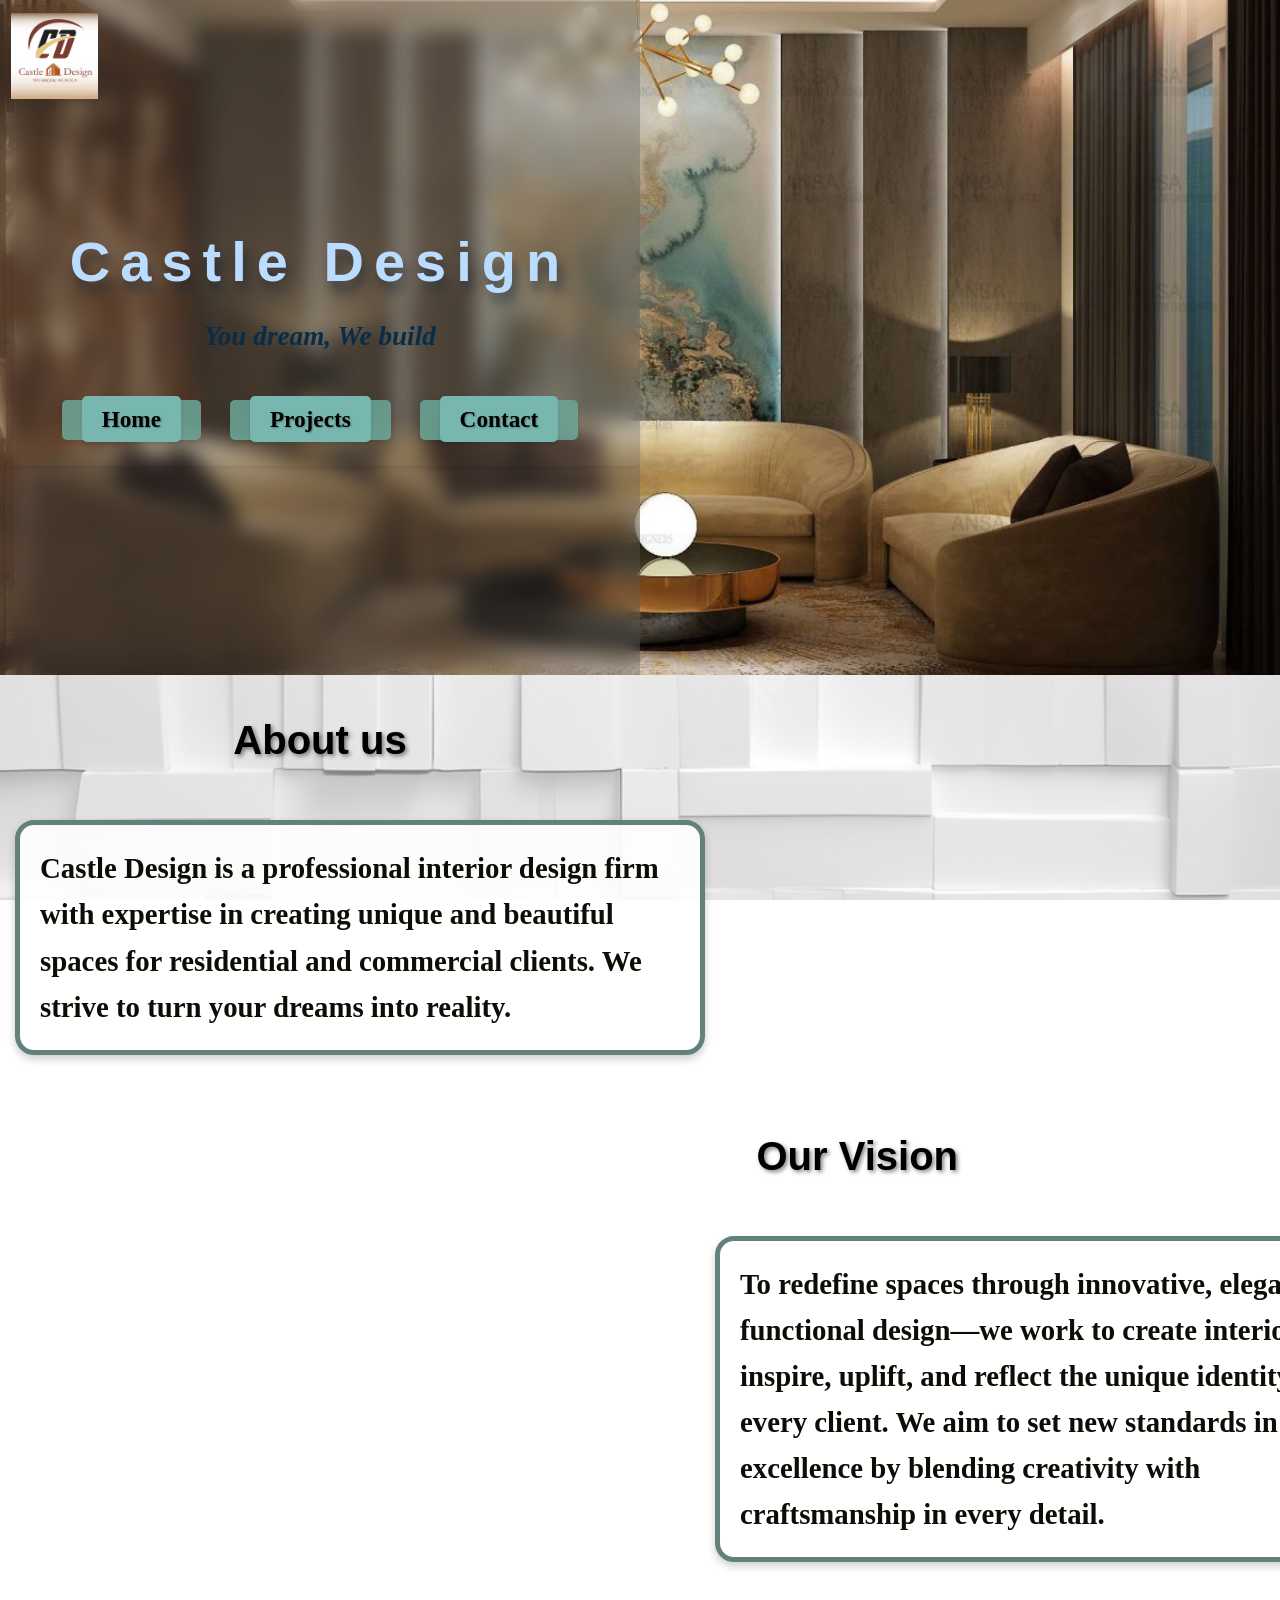
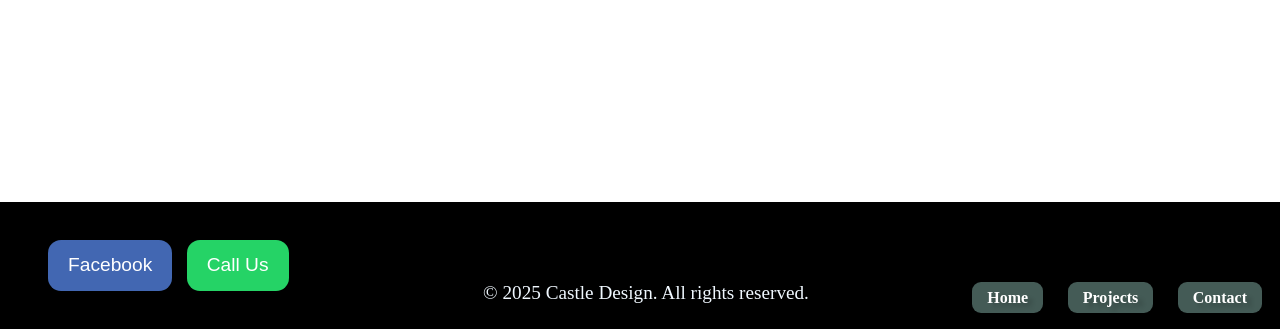
<file: index.html>
<!DOCTYPE html>
<html lang="en">
<head>
    <meta charset="UTF-8">
    <meta name="viewport" content="width=device-width, initial-scale=1.0">
    <title>Home-Castle Design</title>
    <link rel="stylesheet" href="styles.css"> 
</head>
<body>
    
    <header>
        <div id="background-container">
                    <img id="dynamicImage" src="image/24-1200x800.jpg" class="background-image active" alt="Dynamic Background Image">
        <img src="image/354651488_590012173265533_2159188699038905901_n.jpg" class="background-image" alt="Dynamic Background Image">
        <img src="image/354660901_590011729932244_3464087766448581137_n.jpg" class="background-image" alt="Dynamic Background Image">
        <img src="image/image%201.jpg" class="background-image" alt="Dynamic Background Image">
            <img src="image/6-o.avif" class="background-image" alt="Dynamic Background Image">
            <img src="image/modern-interior-apartment-design-7-1-1200x800.jpg" class="background-image" alt="Dynamic Background Image">
            <img src="image/papier-peint-3d-black-perspective-rouille-muralconcept-salon-578977_1200x1200.webp" class="background-image" alt="Dynamic Background Image">
            <img src="image/rLwqLES6-BH6-1200x800.jpg" class="background-image" alt="Dynamic Background Image">
            <div class="logo-container">
                
                <img src="image/cd-01.jpg" class="logo" alt="Castle Design Logo">
            </div>
             <div class="container">
           
            <h1>Castle Design</h1>
            <p>You dream, We build</p>
           
            <nav>
                <ul>
                    <li><a href="index.html">Home</a></li>
                    <li><a href="projects.html">Projects</a></li>
                    <li><a href="contact.html">Contact</a></li>
                </ul>
                 </nav>
            </div>
        </div>
    </header>
   <script src="script.js"></script>
<div id ="bas-image">
       
    <h2 id="e"> About us</h2>
<p id="ek">Castle Design is a professional interior design firm with expertise in creating unique and beautiful 
    spaces for residential and commercial clients. We strive to turn your dreams into reality.</p>
   <h2 id = "arek"><br>Our Vision</h2>
    <p id="dui">To redefine spaces through innovative, elegant, and functional design—we work to create interiors that inspire, 
        uplift, and reflect the unique identity of every client. We aim to set new standards in interior 
        excellence by blending creativity with craftsmanship in every detail.</p>
    </div>
    
    <footer>
        <div class="footer-social">
            <a href="https://www.facebook.com/castledbd" target="_blank">Facebook</a>
            <a href="tel:+8801770372491" class="call-btn">Call Us</a>
        </div>
        <div class="footer-copyright">
            © 2025 Castle Design. All rights reserved.
        </div>
        <div class="footer-nav">
            <a href="index.html">Home</a>
            <a href="projects.html">Projects</a>
            <a href="contact.html">Contact</a>
        </div>
    </footer>
    </body>
</html>
</file>
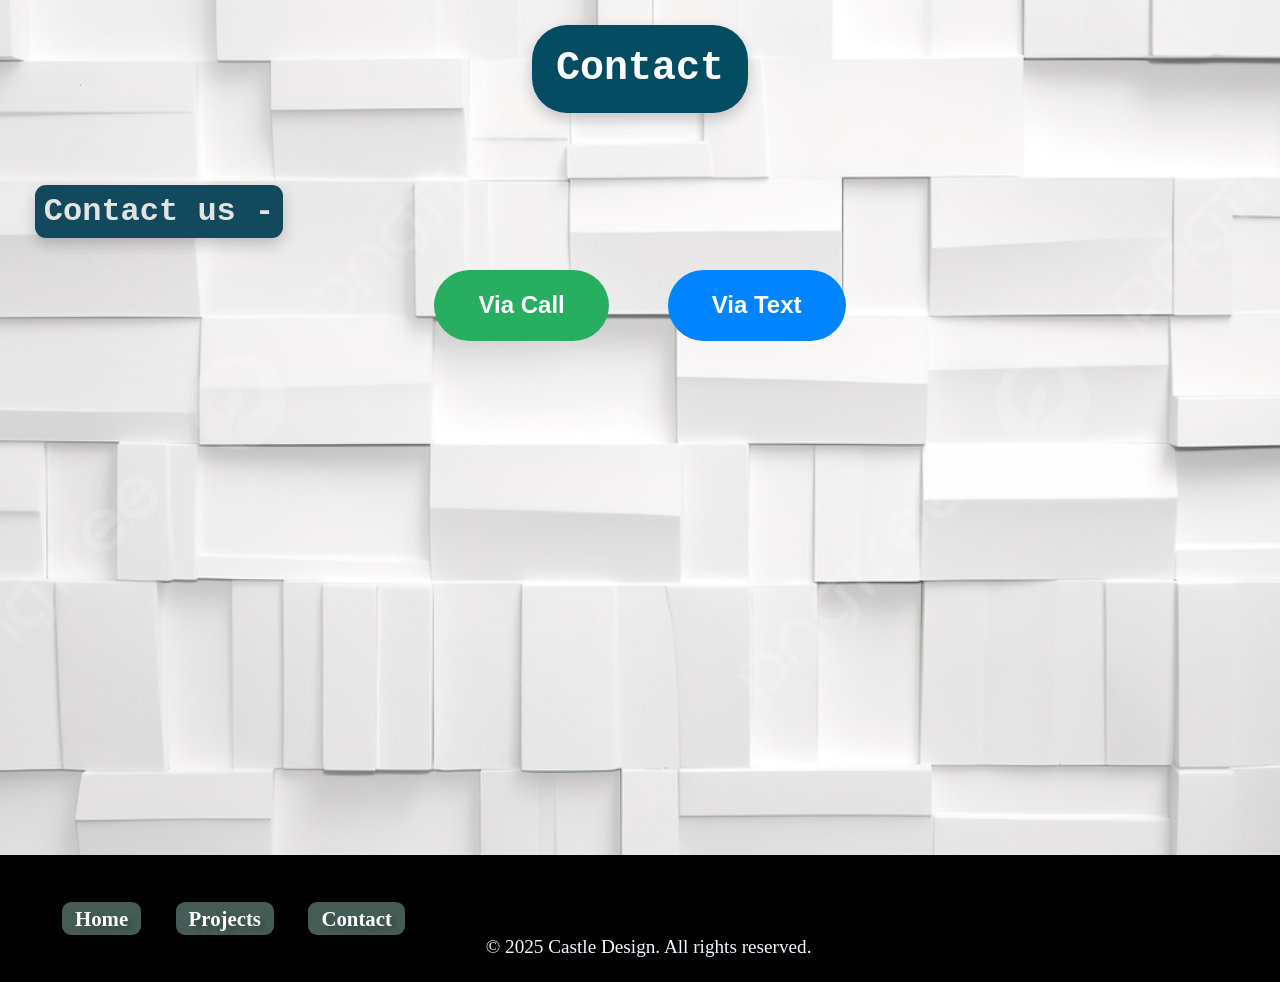
<file: contact.html>
<!DOCTYPE html>
<html lang="en">
<head>
<meta charset="UTF-8" />
<meta name="viewport" content="width=device-width, initial-scale=1.0" />
<title>Contact</title>
    <link rel="stylesheet" href="contact.css"> 
    </head>
<body>
    <div id ="cas-image">
          <h1 class="boxes-title">Contact</h1>
  <p class="arekta-box">Contact us -</p>
  <div class="btn-container">
    <a href="tel:+8801641834176" class="btn btn-call" aria-label="Call us">
      Via Call
    </a>
    <a href="https://m.me/castledbd?ref=I%20want%20to%20know%20more" class="btn btn-text" target="_blank" >
      Via Text
    </a>
  </div>
        
         </div>
    <footer>
        <div class="footer-copyright">
            © 2025 Castle Design. All rights reserved.
        </div>
        <div class="footer-nav">
            <a href="index.html">Home</a>
            <a href="projects.html">Projects</a>
            <a href="contact.html">Contact</a>
        </div>
    </footer>
</body>
</html>
</file>
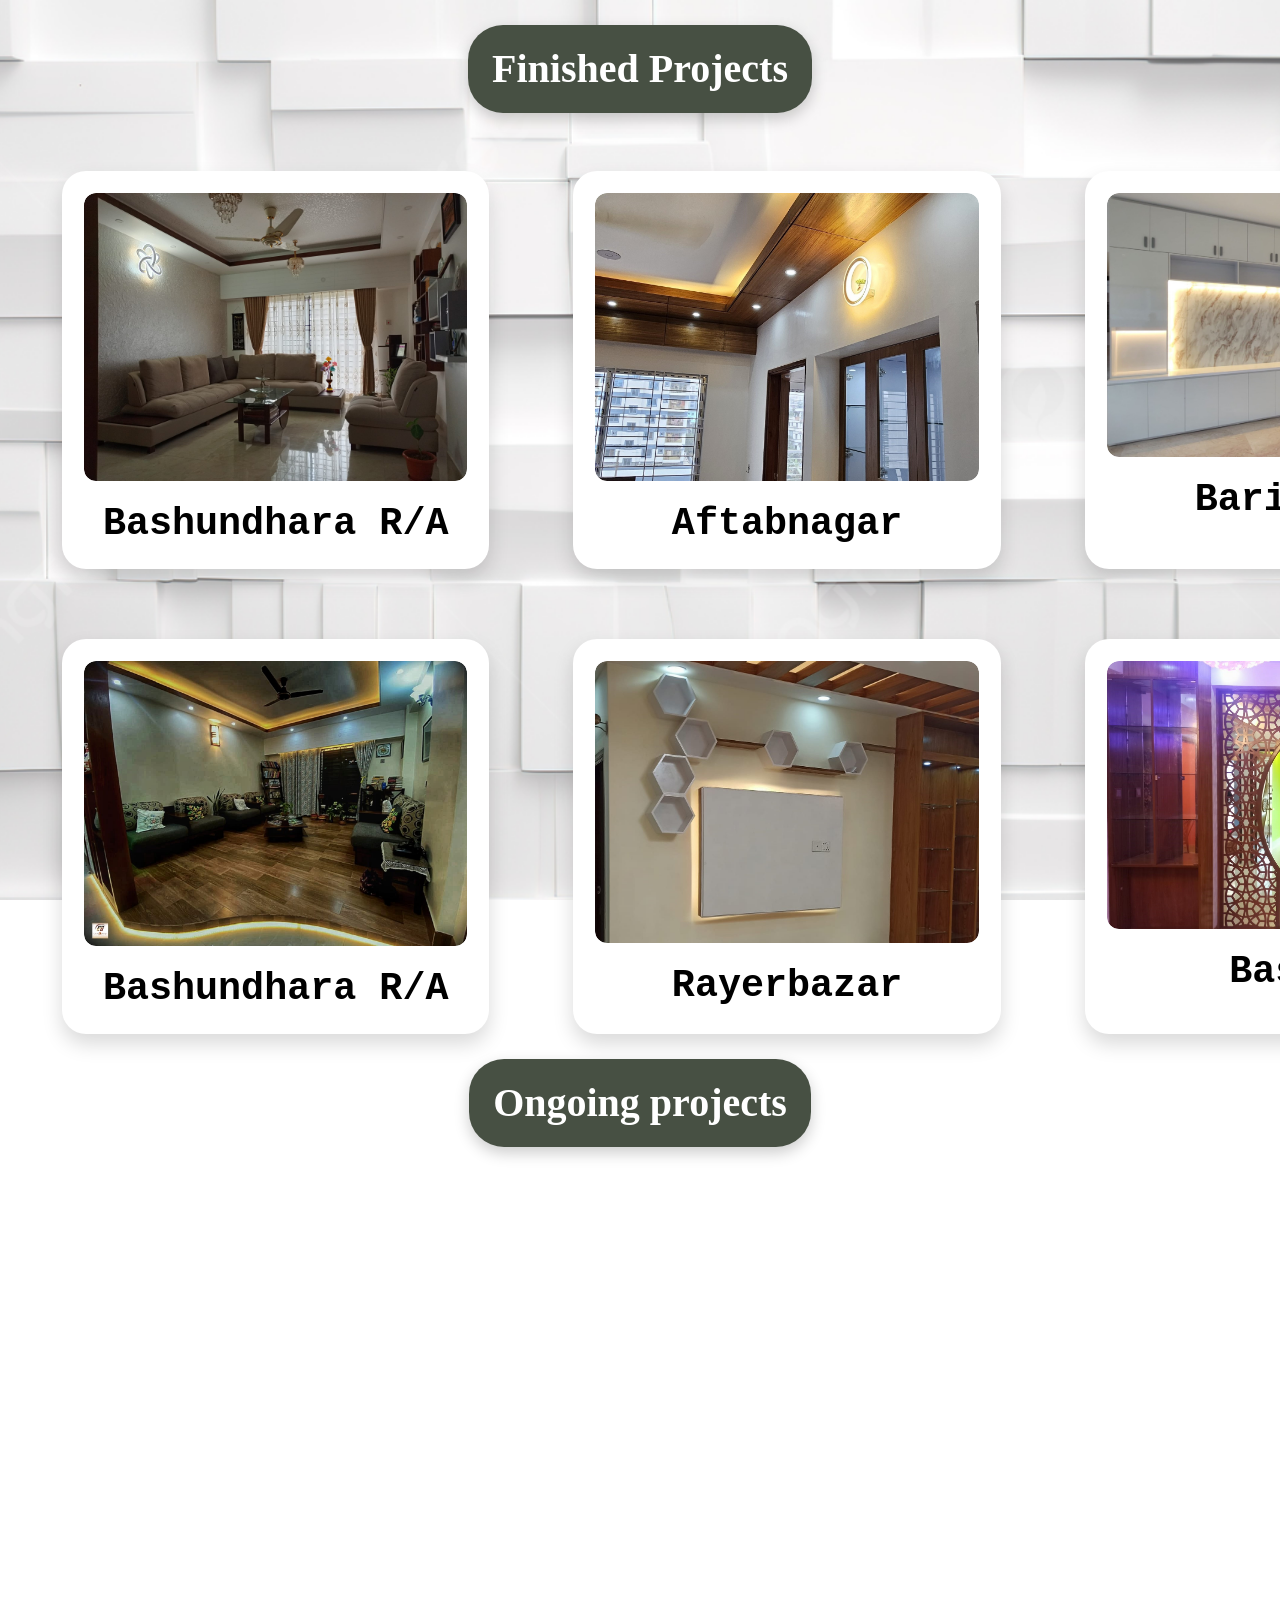
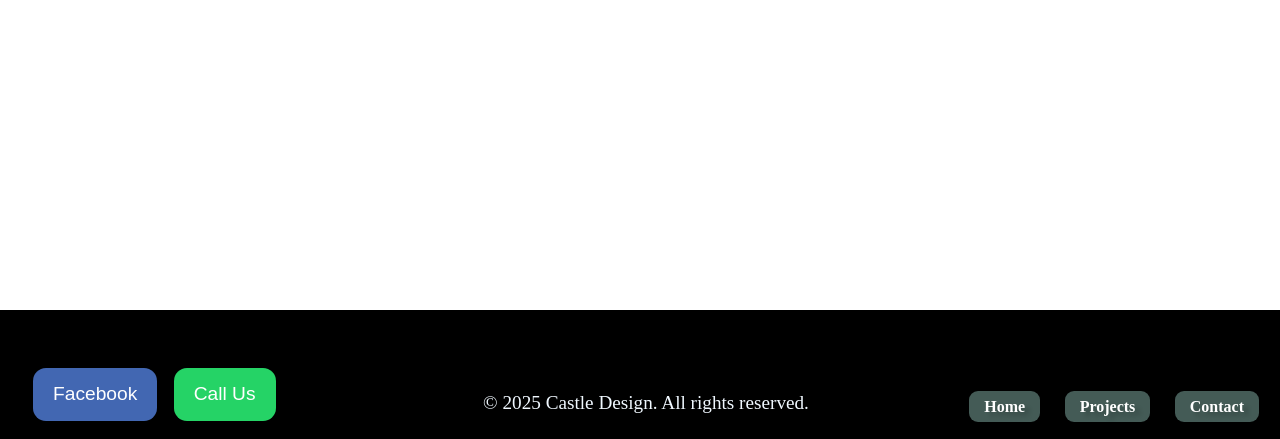
<file: projects.html>
<!DOCTYPE html>
<html lang="en">
<head>
<meta charset="UTF-8" />
<meta name="viewport" content="width=device-width, initial-scale=1.0" />
<title>Projects</title>
    <link rel="stylesheet" href="projects.css"> 
    </head>
<body>
    <div id ="cas-image">
       
      <h1 class="boxed-title">Finished Projects</h1>
        
            <div class="boxes-container">
  <a href="https://www.facebook.com/share/p/1Ak8KS3r7z/" target="_blank" rel="noopener noreferrer" class="box-link" aria-label="Visit Facebook page">
   <div class="image-container" aria-hidden="true">
      <img src="image/485805633_992737189661272_8905397493779271586_n.jpg" alt="Sample photo" />
      <div class="overlay-text">View More</div>
    </div>
    <div class="title">Bashundhara R/A</div>
        </a>
             <a href="https://www.facebook.com/share/p/19aoyNxPbC/" target="_blank" rel="noopener noreferrer" class="box-link" aria-label="Visit Facebook page">
   <div class="image-container" aria-hidden="true">
      <img src="image/486712794_997629319172059_8990133520831361270_n.jpg" alt="Sample photo" />
      <div class="overlay-text">View More</div>
    </div>
    <div class="title">Aftabnagar</div>
        </a>   
           <a href="https://www.facebook.com/share/p/186mFP7qnR/" target="_blank" rel="noopener noreferrer" class="box-link" aria-label="Visit Facebook page">
   <div class="image-container" aria-hidden="true">
      <img src="image/485610063_993437996257858_303388357896014266_n.jpg" alt="Sample photo" />
      <div class="overlay-text">View More</div>
    </div>
    <div class="title">Baridhara</div>
        </a>  
                </div> 
        <div class="box-container">
         <a href="https://www.facebook.com/share/p/16J2JYh4tC/" target="_blank" rel="noopener noreferrer" class="box-link" aria-label="Visit Facebook page">
   <div class="image-container" aria-hidden="true">
      <img src="image/485179842_992899616311696_8043780623387702803_n.jpg" alt="Sample photo" />
      <div class="overlay-text">View More</div>
    </div>
    <div class="title">Bashundhara R/A</div>
        </a> 
                 <a href="https://www.facebook.com/share/p/1AMxsZkXYf/" target="_blank" rel="noopener noreferrer" class="box-link" aria-label="Visit Facebook page">
   <div class="image-container" aria-hidden="true">
      <img src="image/475726932_939724288294318_6524580296691102936_n.jpg" alt="Sample photo" />
      <div class="overlay-text">View More</div>
    </div>
    <div class="title">Rayerbazar</div>
        </a> 
                 <a href="https://www.facebook.com/share/p/1BS6RWToLf/" target="_blank" rel="noopener noreferrer" class="box-link" aria-label="Visit Facebook page">
   <div class="image-container" aria-hidden="true">
      <img src="image/474993949_935533958713351_5811053284372219575_n.jpg" alt="Sample photo" />
      <div class="overlay-text">View More</div>
    </div>
    <div class="title">Basabo</div>
        </a> 
        </div>
        <h1 class="boxed-title">Ongoing projects</h1>
    </div>
    <footer>
        <div class="footer-social">
            <a href="https://www.facebook.com/castledbd" target="_blank">Facebook</a>
            <a href="tel:+8801770372491" class="call-btn">Call Us</a>
        </div>
        <div class="footer-copyright">
            © 2025 Castle Design. All rights reserved.
        </div>
        <div class="footer-nav">
            <a href="index.html">Home</a>
            <a href="projects.html">Projects</a>
            <a href="contact.html">Contact</a>
        </div>
    </footer>
</body>
</html>
</file>
<file: styles.css>
body {
  font-family: Arial, sans-serif;
  margin: 0;
  padding: 0;
  line-height: 1.6;
}

#background-container {
  height: 75vh;
  width: 100%;
  display: flex;
  flex-direction: column;
  justify-content: center;
  position: relative;
  overflow: hidden;
}
.background-image {
  position: absolute; 
  top: 0;
  left: 0;
  width: 100%; 
  height: 100%; 
  object-fit: cover; 
  z-index: 1; 
  opacity: 0; 
  transition: opacity 1s ease-in-out; 
}

.background-image.active {
  opacity: 1; 
}

.container {
  position: relative; 
  z-index: 1; 
}
.logo-container {
  position: absolute;
  top: 13px;
  left: 11px;
  z-index: 8;
}
.logo {
  width: 87px;
  height: auto;
}
.container {
  width: 50%;
  height: 75vh;
  background: rgba(86, 86, 86, 0.3);
  backdrop-filter: blur(10px);
  position: absolute;
  left: 0;
  top: 0;
  align-content: center;
}

header h1 {
  
  text-align: center;
  margin-bottom: 10px;
  font-size: 3.5em;
  font-style: bold;
  text-shadow: 4px 10px 11px rgba(14, 27, 46, 0.5);
  font-family: Verdana, Geneva, Tahoma, sans-serif;
  letter-spacing: 10px;
  color: rgb(186, 220, 255);
  line-break: anywhere;
  line-height: initial;
}

header p {
  text-align: center;
  font-size: 1.7em;
  font-style: italic;
  margin-bottom: 21px;
  font-family: Ar;
  lighting-color: aqua;
  line-height: initial;
  color: hsl(206, 80%, 16%);
  font-weight: bold;
}

nav ul {
  list-style: none;
  padding: 0;
  margin: 9;
  text-align: center;
  position: -ms-page;
  top: 0;
  align-content: center;
  line-height: 4;
  border-radius: 5px;
  transition: background-color 0.3s;
  font-weight: bold;
  font-size: 1.1em;
  box-shadow: 0 2px 4px rgba(0, 0, 0, 0.1);
}

nav ul li {
  display: inline;
  margin: 0 12px;
  text-align: center;
  position: sticky;
  top: 0;
  background-color: rgba(107, 167, 152, 0.85);
  padding: 9px 15px;
  border-radius: 5px;
  transition: background-color 0.3s;
  font-weight: bold;
  font-size: 1.1em;
  text-shadow: 2px 1px 2px rgba(0, 0, 0, 0.3);
  box-shadow: 0 2px 4px rgba(0, 0, 0, 0.1);
  align-content: center;
}

nav ul li a {
  color: #000000;
  text-decoration: none;
  position: sticky;
  top: 0;
  background-color: rgb(120, 183, 175);
  padding: 10px 20px;
  border-radius: 5px;
  transition: background-color 0.3s;
  font-weight: bold;
  font-size: 1.2em;
  text-shadow: 1px 1px 2px rgba(0, 0, 0, 0.3);
  box-shadow: 0 2px 4px rgba(0, 0, 0, 0.1);
  font-family: gill;
  margin: 5px;
  text-align: center;
}

#e {
  text-align: center;
  width:50%;
  font-size: 2.5em;
  font-family: Verdana, Geneva, Tahoma, sans-serif;
    text-shadow: 2px 2px 4px rgba(0, 0, 0, 0.5);
}
#ek {
  font-size: 1.8em;
  font-family: serif;
  width: 50%;
  text-align: left;
  margin: 15px;
  padding: 20px;
  max-width: 80%;
  background: rgba(255, 255, 255, 0.9);
  border-radius: 19px;
  box-shadow: 0 4px 8px rgba(0, 0, 0, 0.2);
  border: 5px solid #61817d;
  color: #0b0e04; 
  font-weight: bold;
  transition: transform 0.3s ease;
}
#ek:hover {
  transform: translateY(-5px);
  box-shadow: 0 6px 12px rgba(0, 0, 0, 0.3);
}
#bas-image {
  height: 75vh;
  width: 100%;
  display:flex;
  flex-direction: column;
  justify-content: baseline;
    background-image: url('image/pngtree-flawlessly-smooth-white-rectangular-texture-picture-image_15307159.jpg');
  background-size: cover;
  background-position: center;
  background-repeat: no-repeat;
  background-attachment: fixed;
 min-height: 125vh;
}
#arek {
  font-family: Verdana, Geneva, Tahoma, sans-serif;
  font-size: 2.5em;
  text-align: right;
  margin-top: -10px;
  text-shadow: 2px 2px 4px rgba(0, 0, 0, 0.5);
  margin-right: 322px;
}
#dui {
  
  font-size: 1.8em;
  font-family: serif;
  width: 50%;
  text-align: left;
  margin: 15px;
  padding: 20px;
  margin-left: 715px;
  background: rgba(255, 255, 255, 0.9);
  border-radius: 19px;
  box-shadow: 0 4px 8px rgba(0, 0, 0, 0.2);
  border: 5px solid #61817d;
  color: #0b0e04; 
  font-weight: bold;
  transition: transform 0.3s ease;
}
#dui:hover {
  transform: translateY(-5px);
  box-shadow: 0 6px 12px rgba(0, 0, 0, 0.3);
}
button {
  background-color: #4caf50;
  color: white;
  padding: 10px 20px;
  border: none;
  cursor: pointer;
  margin: 5px;
}

button:hover {
  background-color: #45a049;
}

footer {
  background-color: black;
  padding: 38px;
  position: relative;
  width: 95%;
  margin-top: 2px;
  margin-right: 85px;
  overflow: hidden;
}

.footer-social {
  position: left;
  top: 20px;
  right: 17px;
}

.footer-social a {
  display: inline-block;
  margin-left: 10px;
  padding: 10px 20px;
  background-color: #4267B2;
  color: white;
  text-decoration: none;
  position: -ms-page;
  font-size: 1.2em;
  border-radius: 13px;
  transition: transform 0.3s ease;
}

.footer-social .call-btn {
  background-color: #25D366;
}

.footer-nav {
  position: absolute;
  bottom: 18px;
  right: 20px;
}

.footer-nav a {
  margin-left: 15px;
  color: white;
  text-decoration: none;
  font-size: 1em;
   display: inline;
  margin: 0 10px;
  text-align: center;
  position: sticky;
  background-color: rgba(81, 108, 101, 0.85);
  padding: 7px 15px;
  border-radius: 9px;
  transition: background-color 0.3s;
  font-weight: bold;
  text-shadow: 5px 4px 4px rgba(0, 0, 0, 0.2);
  box-shadow: 0 2px 4px rgba(0, 0, 0, 0.1);
  font-family: initial;
}

.footer-copyright {
  text-align: center;
  position: absolute;
  bottom: 20px;
  left: 50%;
  transform: translateX(-50%);
  color: aliceblue;
  font-size: 1.2em;
  font-family: serif
}

@media (max-width: 768px) {
   #background-container {
    height: 73vh;
    flex-direction: row;
    align-items: stretch;
  }

  .container {
    width: 50%;
    height: 100%;
    padding: 6px;
    backdrop-filter: blur(10px);
    background: rgba(86, 86, 86, 0.3);
  }

  .logo-container {
    position: absolute;
    top: 10px;
    left: 10px;
    z-index: 8;
  }

  .logo {
    width: 60px;
  }

  header h1 {
    font-size: 2.2em;
  }

  header p {
    font-size: 1.2em;
  }

  nav ul {
    padding: 0;
    margin: 0;
    font-size: 1em;
  }

  nav ul li {
    margin: 6px;
  }

  nav ul li a {
    padding: 14px 15px;
    font-size: 1em;
  }
#bas-image {
    padding: 1px;
    background-attachment: scroll;
    align-items: center;
  min-height: 137vh;
  }

  #ek
  {
    width: 100%;
    font-size: 1.5em;
    padding: 8px;
    text-align: center;
    margin-right: 5px;
  }

  #e {
    font-size: 2.1em;
    text-align: center;
  }
  #arek 
  {
    text-align: center;
    margin-left: 312px;
    font-size: 2.2em;
  }
  #dui 
  {
    margin-left: 31px;
    font-size: 1.5em;
    padding: 24px;
    width: 73%;
    margin-top: 0px;
  }
footer {
    padding: 16px;
    text-align: center;
  }

  .footer-social {
    position: left;
    margin-bottom: 38px;
  }

  .footer-social a {
    display: inline-block;
    margin: 10px 10px;
    padding: 9px 15px;
    font-size: 0.9em;
  }

  .footer-nav {
    position: static;
    margin-bottom: -9px;
  }

  .footer-nav a {
    display: inline-block;
    margin: 0 11px;
    font-size: 1.2em;
  }

  .footer-copyright {
    text-align: center;
    font-size: 1em;
    margin-bottom: 41px;
    width: 100%;
  }

}
</file>
<file: contact.css>
body {
  font-family: Arial, sans-serif;
  margin: 0;
  padding: 0;
  line-height: 1.6;
}
#cas-image {
  height: 95vh;
  width: 100%;
  display:flex;
  flex-direction: column;
  justify-content: flex-start;
    background-image: url('image/pngtree-flawlessly-smooth-white-rectangular-texture-picture-image_15307159.jpg');
  background-size: cover;
  background-position: center;
  background-repeat: no-repeat;
  background-attachment: fixed;
 min-height: 46vh;
}
.boxes-title {
    max-width: 399px;
    margin: 25px auto 40px auto; 
    padding: 12px 24px;
    background: #044c62; 
    color: white;
    font-size: 2.5rem;
    font-weight: 580;
    text-align: center;
    border-radius: 35px;
    box-shadow: 0 6px 15px rgba(0,0,0,0.2);
    user-select: none;
    font-family: monospace;
  }
.arekta-box {
    max-width: 246px;
     padding: 1px 1px;
    margin-left: 35px;
   background: #12495d; 
    color: #e3e3e3;
    font-size: 2rem;
    font-weight: 580;
    text-align: center;
    border-radius: 11px;
    box-shadow: 0 6px 15px rgba(0,0,0,0.2);
    user-select: none;
    font-family: monospace;
  }
      .btn-container {
      display: flex;
      justify-content: center;
      gap: 59px;
    }
    .btn {
      padding: 16px 44px;
      border: none;
      border-radius: 44px;
      font-size: 1.5rem;
      font-weight: 600;
      cursor: pointer;
      color: white;
      display: inline-flex;
      align-items: center;
      gap: 10px;
      text-decoration: none;
      transition: background-color 0.3s ease, transform 0.2s ease;
    }
    .btn-call {
      background-color: #27ae60;
    }
    .btn-call:hover {
      background-color: #219150;
      transform: scale(1.05);
    }
    .btn-text {
      background-color: #0084ff;
    }
    .btn-text:hover {
      background-color: #006fd6;
      transform: scale(1.05);
    }

footer {
  background-color: black;
  padding: 47px;
  position: relative;
  width: 94%;
  margin-top: 0px;
  margin-right: 77px;
  overflow: hidden;
}
.footer-nav{
    align-content: flex-start;
}

.footer-nav a {
  margin-left: 3px;
  color: white;
  text-decoration: none;
  font-size: 1.3em;
   display: inline;
  margin: 0 15px;
  text-align: center;
  position: sticky;
  background-color: rgba(81, 108, 101, 0.85);
  padding: 5px 13px;
  border-radius: 9px;
  transition: background-color 0.3s;
  font-weight: bold;
  text-shadow: 5px 4px 4px rgba(0, 0, 0, 0.2);
  box-shadow: 0 2px 4px rgba(0, 0, 0, 0.1);
  font-family: initial;
}

.footer-copyright {
  text-align: center;
  position: absolute;
  bottom: 20px;
  left: 50%;
  transform: translateX(-50%);
  color: aliceblue;
  font-size: 1.2em;
  font-family: serif
}

  @media (max-width: 768px) {
    #cas-image {
    padding: 16px;
    background-attachment: scroll;
    background-position: center;
    }
    a.box-link {
      max-width: 92vw;
      padding: 12px;
    }
    .title {
      font-size: 2rem;
      margin-top: 11px;
    }
    .overlay-text {
      font-size: 1.4rem;
    }
    .btn {
        font-size: 1.5em;
        padding: 12px 25px;
      margin-top: 20px;
      }
      .boxed-title {
      max-width: 90vw;
      font-size: 2rem;
      padding: 10px 20px;
      margin-bottom: 30px;
    }
    footer {
    padding: 16px;
    text-align: center;
      
  }
    .footer-nav {
    position: static;
    margin-bottom: 60px;
  }

  .footer-nav a {
    display: inline-block;
    margin: 0 11px;
    font-size: 1.4em;
  }

  .footer-copyright {
    text-align: center;
    font-size: 1.3em;;
    margin-bottom: 6px;
    width: 100%;
  }
  }
</file>
<file: projects.css>
body {
  font-family: Arial, sans-serif;
  margin: 0;
  padding: 0;
  line-height: 1.6;
}
#cas-image {
  height: 95vh;
  width: 100%;
  display:flex;
  flex-direction: column;
  justify-content: flex-start;
    background-image: url('image/pngtree-flawlessly-smooth-white-rectangular-texture-picture-image_15307159.jpg');
  background-size: cover;
  background-position: center;
  background-repeat: no-repeat;
  background-attachment: fixed;
 min-height: 212vh;
}
.boxes-container{
    display: flex;
    justify-content: space-between;
    max-width: 1198px;
    margin-left: 20px;
    margin-top: 18px;
}

  .boxed-title {
    max-width: 399px;
    margin: 25px auto 40px auto; 
    padding: 12px 24px;
    background: #475043; 
    color: white;
    font-size: 2.5rem;
    font-weight: 580;
    text-align: center;
    border-radius: 35px;
    box-shadow: 0 6px 15px rgba(0,0,0,0.2);
    user-select: none;
    font-family: initial;
  }
  
 
  .box-container{
    display: flex;
    justify-content: space-between;
    max-width: 1198px;
    margin-left: 20px;
    margin-top: 70px;
}
a.box-link {
    flex: 0 0 32%; 
    background: white;
    border-radius: 24px;
    box-shadow: 0 10px 20px rgba(0,0,0,0.15);
    overflow: hidden;
    text-align: left;
    padding: 22px;
    text-decoration: none;
    color: inherit;
    display: flex; 
    flex-direction: column; 
    align-items: center; 
    user-select: none;
    cursor: pointer;
    transition: transform 0.3s ease, box-shadow 0.3s ease;
    margin: 0 42px; 
}
  a.box-link:hover,
  a.box-link:focus {
    transform: scale(1.05);
    box-shadow: 0 20px 30px rgba(0,0,0,0.3);
    outline: none;
  }

  .image-container {
    position: flex;
    border-radius: 12px;
    overflow: hidden;
  }

  a.box-link img {
    width: 100%;
    height: auto;
    border-radius: 12px;
    display: block;
    transition: filter 0.3s ease;
    pointer-events: none;
  }
  .overlay-text {
    position: absolute;
    top: 50%;
    left: 50%;
    transform: translate(-50%, -50%);
    color: white;
    font-weight: 700;
    font-size: 1.8rem;
    font-family: 'Segoe UI', Tahoma, Geneva, Verdana, sans-serif;
    opacity: 0;
    pointer-events: none;
    user-select: none;
    transition: opacity 0.3s ease;
    text-shadow: 0 0 8px rgba(0,0,0,0.7);
  }
  a.box-link:hover img,
  a.box-link:focus img {
    filter: blur(4px);
  }

  a.box-link:hover .overlay-text,
  a.box-link:focus .overlay-text {
    opacity: 1;
  }

  .title {
    margin-top: 20px;
    font-size: 2.4rem;
    font-weight: 700;
    line-height: 1.2;
    user-select: none;
    font-family: monospace;
  }
footer {
  background-color: black;
  padding: 38px;
  position: relative;
  width: 95%;
  margin-top: 2px;
  margin-right: 91px;
  overflow: hidden;
}

.footer-social {
  position: relative;
  top: 20px;
  right: 17px;
}

.footer-social a {
  display: inline-block;
  margin-left: 12px;
  padding: 11px 20px;
  background-color: #4267B2;
  color: white;
  text-decoration: none;
  position: -ms-page;
  font-size: 1.2em;
  border-radius: 13px;
  transition: transform 0.3s ease;
}

.footer-social .call-btn {
  background-color: #25D366;
}

.footer-nav {
  position: absolute;
  bottom: 19px;
  right: 23px;
}

.footer-nav a {
  margin-left: 15px;
  color: white;
  text-decoration: none;
  font-size: 1em;
   display: inline;
  margin: 0 10px;
  text-align: center;
  position: sticky;
  background-color: rgba(81, 108, 101, 0.85);
  padding: 7px 15px;
  border-radius: 9px;
  transition: background-color 0.3s;
  font-weight: bold;
  text-shadow: 5px 4px 4px rgba(0, 0, 0, 0.2);
  box-shadow: 0 2px 4px rgba(0, 0, 0, 0.1);
  font-family: initial;
}

.footer-copyright {
  text-align: center;
  position: absolute;
  bottom: 20px;
  left: 50%;
  transform: translateX(-50%);
  color: aliceblue;
  font-size: 1.2em;
  font-family: serif
} 


  @media screen and (max-width: 768px) {
    #cas-image {
    min-height: auto;
    height: auto;
    padding: 12px;
    background-attachment: scroll;
    background-position: center;
  }

  .boxes-container,
  .box-container {
    flex-wrap: wrap; 
    justify-content: center;
      margin: 10px;
   gap: 29px;
  }

  .boxed-title {
    font-size: 1.5rem;
    padding: 9px 2px;
    margin: 20px auto;
    width: 54%;
  }

  a.box-link {
    width: 100%;
    margin: 1px 0;
    padding: 21px;
  }

  .title {
    font-size: 1.7rem;
    text-align: center;
    margin-bottom: -11px;
  }

  .overlay-text {
    font-size: 1rem;
  }
    footer {
    padding: 25px;
    text-align: center;
  }

  .footer-social {
    position: left;
    margin-bottom: 51px;
    margin-top: -41px;
    margin-left: 10px;
  }

  .footer-social a {
    display: inline-block;
    margin: 16px 15px;
    padding: 8px 15px;
    font-size: 0.9em;
  }

  .footer-nav {
    position: static;
    margin-bottom: -9px;
  }

  .footer-nav a {
    display: inline-block;
    margin: 0 11px;
    font-size: 1.2em;
  }

  .footer-copyright {
    text-align: center;
    font-size: 1em;
    margin-bottom: 48px;
    width: 100%;
  }
  }
</file>
